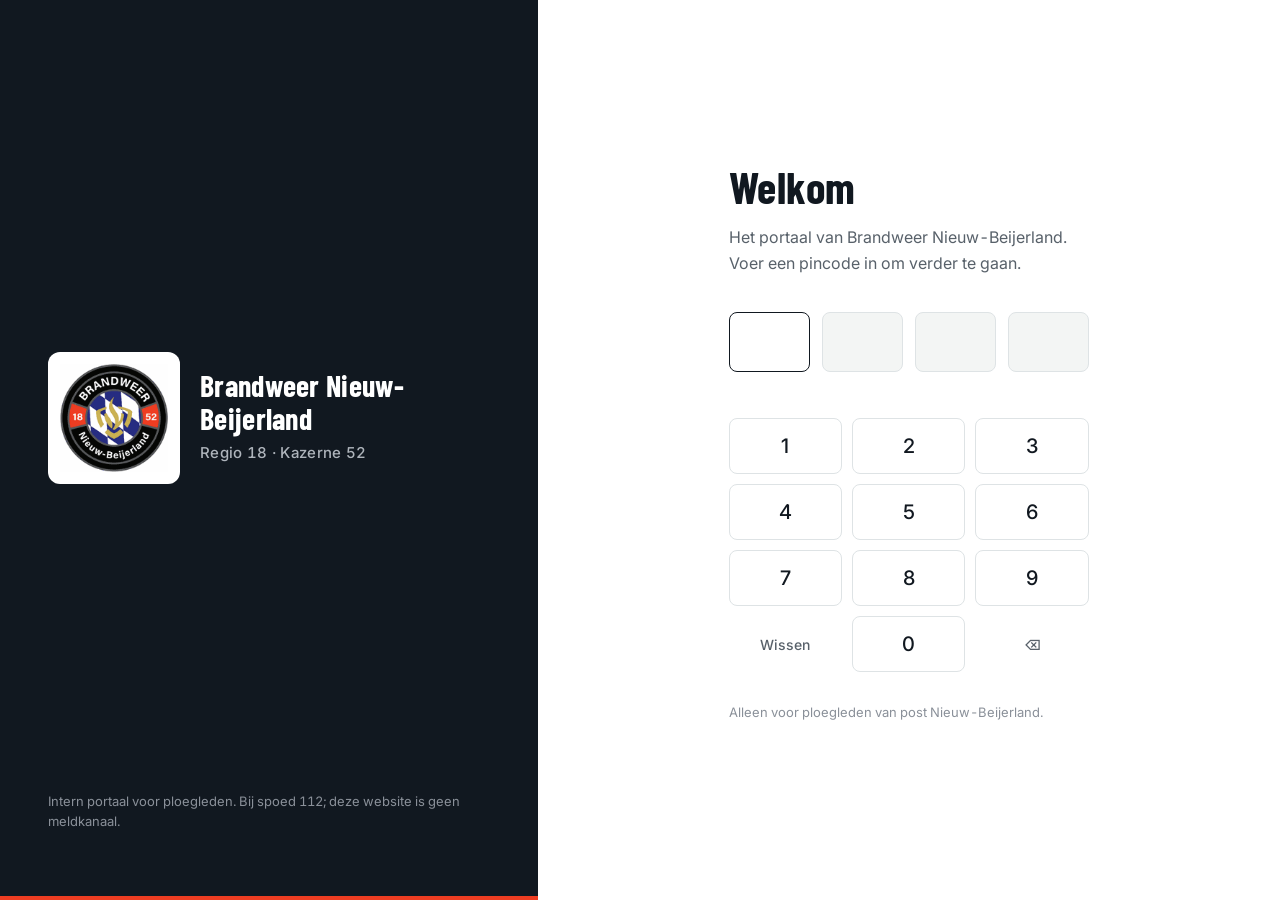
<file: NBL-PORTAAL-NIEUW.html>
<!doctype html>
<html lang="nl">
<head>
<meta charset="utf-8">
<meta name="viewport" content="width=device-width, initial-scale=1, viewport-fit=cover">
<meta name="robots" content="noindex, nofollow">
<meta name="theme-color" content="#111820">
<title>Brandweer Nieuw-Beijerland — Portaal</title>
<link rel="icon" type="image/png" href="[data-uri]">
<link rel="preconnect" href="https://fonts.googleapis.com">
<link rel="preconnect" href="https://fonts.gstatic.com" crossorigin>
<link href="https://fonts.googleapis.com/css2?family=Barlow+Condensed:wght@500;600;700;800&family=Inter:wght@400;500;600;700&display=swap" rel="stylesheet">
<style>
:root{
  --red:#EF3D22; --red-accessible:#CF311B; --ink:#111820; --black:#080B0E; --graphite:#20262C;
  --blue:#272C81; --gold:#C9B053; --surface:#F3F5F4; --slate:#58616A; --line:#DEE3E5; --white:#FFFFFF;
  /* aliassen die het portaal-script gebruikt */
  --tekst:#111820; --rood:#CF311B; --wit:#FFFFFF; --zacht:#58616A; --dim:#8A9099;
  --font-display:'Barlow Condensed','Arial Narrow',sans-serif;
  --font-body:'Inter',Arial,sans-serif;
  --max:1200px;
}
*{box-sizing:border-box}
html,body{margin:0}
body{font-family:var(--font-body);background:var(--surface);color:var(--ink);font-size:16px;line-height:1.65;-webkit-font-smoothing:antialiased;font-feature-settings:"tnum" 1}
[hidden]{display:none!important}
button{font-family:inherit}
h1,h2,h3,h4{font-family:var(--font-display);font-weight:700;letter-spacing:.01em;line-height:1.1;margin:0}
:focus-visible{outline:2px solid var(--blue);outline-offset:2px}
.wrap{max-width:var(--max);margin:0 auto;padding:0 24px}
.logo-tegel{background:var(--white);border-radius:12px;display:grid;place-items:center;flex:none}
.logo-tegel img{display:block;width:100%;height:100%;object-fit:contain}

/* ============ WELKOM ============ */
#login{min-height:100vh;min-height:100dvh;display:grid;grid-template-columns:minmax(340px,42%) 1fr;background:var(--white);transition:opacity .35s ease}
#login.weg{opacity:0}
.l-paneel{background:var(--ink);color:var(--white);display:flex;flex-direction:column;justify-content:space-between;padding:56px 48px;position:relative;overflow:hidden}
.l-paneel::after{content:"";position:absolute;left:0;right:0;bottom:0;height:4px;background:var(--red)}
.l-paneel .merk{display:flex;align-items:center;gap:20px;margin:auto 0}
.l-paneel .logo-tegel{width:132px;height:132px;padding:12px}
.l-paneel h2{font-size:30px;color:var(--white)}
.l-paneel .kazerne{margin-top:6px;color:#AEB4BB;font-size:15px;font-family:var(--font-body);font-weight:500;letter-spacing:.02em}
.l-paneel .voet-note{color:#8A9099;font-size:13px;line-height:1.5}
.l-form{display:flex;align-items:center;justify-content:center;padding:56px 24px}
.form{width:100%;max-width:360px}
.form h1{font-size:44px;margin-bottom:12px}
.form .intro{margin:0;color:var(--slate);font-size:16px}
.vakjes{display:grid;grid-template-columns:repeat(4,1fr);gap:12px;margin:36px 0 10px}
.vakjes span{height:60px;border:1.5px solid var(--line);border-radius:8px;display:grid;place-items:center;background:var(--surface);transition:border-color .15s,background .15s}
.vakjes span.actief{border-color:var(--ink);background:var(--white)}
.vakjes span.vol::after{content:"";width:12px;height:12px;border-radius:50%;background:var(--ink)}
.vakjes.fout span{border-color:var(--red-accessible)}
.melding{min-height:22px;font-size:14px;color:var(--red-accessible);margin-bottom:14px;font-weight:500}
.toetsen{display:grid;grid-template-columns:repeat(3,1fr);gap:10px}
.toetsen button{height:56px;border-radius:8px;border:1px solid var(--line);background:var(--white);font-size:20px;font-weight:500;color:var(--ink);cursor:pointer;transition:background .12s,border-color .12s}
.toetsen button:hover{background:var(--surface);border-color:#C3C9CC}
.toetsen button:active{background:#E9ECEC}
.toetsen .neutraal{font-size:14px;color:var(--slate);border-color:transparent;background:transparent}
.form .onder{margin-top:30px;font-size:13px;color:var(--dim)}

/* ============ PORTAAL ============ */
#app{opacity:0;transition:opacity .4s ease}
#app.zichtbaar{opacity:1}
header{background:var(--ink);color:var(--white);border-bottom:3px solid var(--red)}
.kop{display:flex;align-items:center;gap:16px;min-height:76px;padding:12px 0}
.kop .logo-tegel{width:52px;height:52px;padding:5px}
.kop .naam b{display:block;font-family:var(--font-display);font-weight:700;font-size:22px;letter-spacing:.01em;line-height:1.05}
.kop .naam span{font-size:13px;color:#AEB4BB}
.kop .ruimte{flex:1}
.kop .tijd{font-size:13px;color:#AEB4BB;text-align:right;line-height:1.35}
.kop .tijd b{display:block;color:var(--white);font-weight:600;font-size:15px}
.knop-licht{height:38px;padding:0 16px;border-radius:8px;border:1px solid #3A424B;background:transparent;color:var(--white);font-size:14px;font-weight:500;cursor:pointer}
.knop-licht:hover{background:var(--graphite);border-color:#4A535C}
.tabs{display:flex;gap:28px;border-top:1px solid #272E36}
.tabs button{background:none;border:0;padding:14px 0;font-size:15px;font-weight:600;color:#AEB4BB;border-bottom:3px solid transparent;cursor:pointer;margin-bottom:-1px}
.tabs button[aria-selected="true"]{color:var(--white);border-bottom-color:var(--red)}

main{padding-top:40px;padding-bottom:64px}
.banier{display:flex;gap:12px;align-items:flex-start;background:var(--white);border:1px solid var(--line);border-left:4px solid var(--gold);border-radius:8px;padding:14px 18px;font-size:14px;color:var(--slate);margin-bottom:8px}
.banier b{color:var(--ink)}
.sectie{margin-top:48px}
.sectie:first-of-type{margin-top:0}
.sk{display:flex;align-items:baseline;justify-content:space-between;gap:16px;margin-bottom:16px;padding-bottom:10px;border-bottom:1px solid var(--line)}
.sk h2{font-size:26px;text-transform:uppercase;letter-spacing:.02em}
.sk small{font-size:13px;color:var(--slate)}
.rooster{display:grid;gap:20px}
.r4{grid-template-columns:repeat(4,1fr)} .r2{grid-template-columns:3fr 2fr} .r2g{grid-template-columns:1fr 1fr}
.kaart{background:var(--white);border:1px solid var(--line);border-radius:10px;padding:22px 24px}
.kaart h3{font-family:var(--font-display);font-weight:700;font-size:19px;letter-spacing:.01em}
.kaart .uitleg{margin:4px 0 20px;font-size:13px;color:var(--slate);line-height:1.5}

/* status */
.status{display:grid;grid-template-columns:minmax(230px,1fr) 2fr;gap:36px;align-items:center}
.st-kop{display:flex;align-items:center;gap:16px}
.st-icoon{width:48px;height:48px;border-radius:50%;display:grid;place-items:center;flex:none}
.st-icoon.ok{background:var(--surface);color:var(--ink)} .st-icoon.niet{background:#FBE7E3;color:var(--red-accessible)}
.st-kop b{display:block;font-family:var(--font-display);font-weight:700;font-size:28px;line-height:1.05}
.st-kop small{color:var(--slate);font-size:13px}
.functies{display:grid;grid-template-columns:repeat(3,1fr);gap:20px}
.functie .nm{font-size:13px;color:var(--slate)}
.functie .vl{font-family:var(--font-display);font-size:26px;font-weight:700;margin:2px 0 8px}
.functie .vl span{font-size:14px;font-weight:400;color:var(--dim);font-family:var(--font-body)}
.balk{height:6px;background:var(--line);border-radius:3px;overflow:hidden}
.balk i{display:block;height:100%;background:var(--ink);border-radius:3px}
.functie.tekort .balk i{background:var(--red-accessible)} .functie.tekort .vl{color:var(--red-accessible)}
.overig{grid-column:1/-1;font-size:13px;color:var(--slate);border-top:1px solid var(--line);padding-top:16px}
.overig b{color:var(--ink)}

/* kpi */
.kpi .label{font-size:13px;color:var(--slate)}
.kpi .waarde{font-family:var(--font-display);font-weight:700;font-size:44px;line-height:1.05;margin:8px 0 4px}
.kpi .sub{font-size:12px;color:var(--slate);line-height:1.45}
.oud{color:var(--red-accessible);font-weight:600}

/* heatmap */
.hm{display:grid;grid-template-columns:34px repeat(24,minmax(0,1fr));gap:3px;font-size:11px;color:var(--dim)}
.hm .c{height:26px;border-radius:3px}
.hm .c:hover{outline:2px solid var(--ink);outline-offset:1px}
.hm .d{display:flex;align-items:center;color:var(--slate)}
.hm .u{text-align:center}
.schaal{display:flex;align-items:center;gap:10px;margin-top:16px;font-size:12px;color:var(--slate)}
.schaal .grad{width:200px;height:8px;border-radius:4px;background:linear-gradient(90deg,#EDEFF0,var(--ink))}

svg text{font-family:var(--font-body);fill:var(--dim);font-size:11px}
.legenda{display:flex;gap:18px;font-size:12px;color:var(--slate);margin:4px 0 16px}
.legenda i{display:inline-block;width:12px;height:12px;border-radius:2px;margin-right:6px;vertical-align:-1px}
.tip{position:fixed;pointer-events:none;background:var(--ink);color:var(--white);font-size:12px;font-weight:500;padding:7px 10px;border-radius:6px;z-index:50;white-space:nowrap}

table{width:100%;border-collapse:collapse;font-size:14px}
th{text-align:left;font-size:12px;font-weight:600;color:var(--slate);padding:0 10px 10px 0;border-bottom:1px solid var(--line);text-transform:uppercase;letter-spacing:.03em}
td{padding:12px 10px 12px 0;border-bottom:1px solid var(--line);vertical-align:top}
tr:last-child td{border-bottom:0}
td.r,th.r{text-align:right;padding-right:0}
.prio{display:inline-block;font-size:11px;font-weight:700;padding:3px 8px;border-radius:5px;border:1px solid var(--line);color:var(--slate)}
.prio.P1{border-color:var(--red-accessible);color:var(--red-accessible)}
.boven{color:var(--red-accessible);font-weight:600}
.dim{color:var(--dim)}
.tabelwrap{overflow-x:auto}
.typen{display:grid;gap:16px}
.type .rij{display:flex;justify-content:space-between;font-size:14px;margin-bottom:6px}
.type .rij b{font-family:var(--font-display);font-weight:700;font-size:17px}
.type .balk i{background:var(--graphite)}

footer{border-top:1px solid var(--line);background:var(--white);margin-top:8px}
footer .wrap{display:flex;justify-content:space-between;align-items:center;gap:16px;flex-wrap:wrap;min-height:64px;padding-top:16px;padding-bottom:16px;font-size:13px;color:var(--slate)}
footer .spoed{color:var(--ink);font-weight:500}

@media (max-width:1000px){.r4{grid-template-columns:repeat(2,1fr)} .r2,.r2g{grid-template-columns:1fr} .status{grid-template-columns:1fr;gap:24px}}
@media (max-width:820px){
  #login{grid-template-columns:1fr;grid-template-rows:auto 1fr}
  .l-paneel{padding:28px 24px 30px}
  .l-paneel .merk{margin:0;gap:16px}
  .l-paneel .logo-tegel{width:76px;height:76px;padding:7px}
  .l-paneel h2{font-size:21px} .l-paneel .kazerne{font-size:13px}
  .l-paneel .voet-note{display:none}
  .l-form{align-items:flex-start;padding:34px 22px}
  .form h1{font-size:36px}
}
@media (max-width:600px){
  .wrap{padding:0 16px}
  .kop{min-height:64px;gap:12px} .kop .logo-tegel{width:42px;height:42px} .kop .naam b{font-size:18px} .kop .tijd{display:none}
  .kaart{padding:18px 16px}
  .functies{grid-template-columns:1fr;gap:16px} .kpi .waarde{font-size:36px}
  .sk h2{font-size:22px}
  .hm{grid-template-columns:24px repeat(24,minmax(0,1fr));gap:1px;font-size:9px} .hm .c{height:15px;border-radius:2px}
  .hm .u:nth-child(odd){visibility:hidden}
  footer .wrap{flex-direction:column;align-items:flex-start;gap:6px}
}
@media (prefers-reduced-motion:reduce){*{transition:none!important}}
</style>
</head>
<body>

<!-- ================= WELKOM ================= -->
<section id="login" aria-label="Inloggen">
  <aside class="l-paneel">
    <div class="merk">
      <div class="logo-tegel"><img src="[data-uri]" alt="Logo Brandweer Nieuw-Beijerland"></div>
      <div><h2>Brandweer Nieuw-Beijerland</h2><div class="kazerne">Regio 18 · Kazerne 52</div></div>
    </div>
    <p class="voet-note">Intern portaal voor ploegleden. Bij spoed 112; deze website is geen meldkanaal.</p>
  </aside>
  <div class="l-form">
    <div class="form">
      <h1>Welkom</h1>
      <p class="intro">Het portaal van Brandweer Nieuw-Beijerland. Voer een pincode in om verder te gaan.</p>
      <div class="vakjes" id="vakjes" aria-hidden="true"><span class="actief"></span><span></span><span></span><span></span></div>
      <div class="melding" id="melding" role="status" aria-live="polite"></div>
      <div class="toetsen" id="toetsen">
        <button>1</button><button>2</button><button>3</button>
        <button>4</button><button>5</button><button>6</button>
        <button>7</button><button>8</button><button>9</button>
        <button class="neutraal" data-k="wis">Wissen</button><button>0</button><button class="neutraal" data-k="terug" aria-label="Laatste cijfer verwijderen">&#9003;</button>
      </div>
      <p class="onder">Alleen voor ploegleden van post Nieuw-Beijerland.</p>
    </div>
  </div>
</section>

<!-- ================= PORTAAL ================= -->
<div id="app" hidden>
  <header>
    <div class="wrap">
      <div class="kop">
        <div class="logo-tegel"><img src="[data-uri]" alt=""></div>
        <div class="naam"><b>Brandweer Nieuw-Beijerland</b><span>Regio 18 · Kazerne 52</span></div>
        <div class="ruimte"></div>
        <div class="tijd"><b id="klok"></b><span id="datum"></span></div>
        <button class="knop-licht" id="uitloggen">Uitloggen</button>
      </div>
      <nav class="tabs" role="tablist"><button role="tab" aria-selected="true">Paraatheid</button></nav>
    </div>
  </header>

  <main class="wrap" role="tabpanel">
    <div class="banier" id="banier" hidden><span id="banierTekst"><b>Voorbeelddata.</b> Deze cijfers zijn fictief en laten alleen de opbouw zien. Zodra de koppelingen er zijn, staan hier de echte gegevens.</span></div>

    <section class="sectie">
      <div class="sk"><h2>Status nu</h2><small id="bijgewerkt"></small></div>
      <div class="kaart"><div class="status" id="status"></div></div>
    </section>

    <section class="sectie">
      <div class="sk"><h2>Kerncijfers</h2><small id="jaarlabel"></small></div>
      <div class="rooster r4" id="kpis"></div>
    </section>

    <section class="sectie">
      <div class="sk"><h2>Beschikbaarheid</h2><small id="hmBron">Gemiddelde afgelopen 3 maanden</small></div>
      <div class="kaart">
        <h3>TS volledig bezet, per weekdag en uur</h3>
        <p class="uitleg">Hoe donkerder het vak, hoe vaker er genoeg mensen beschikbaar waren. Lichte vakken zijn de kwetsbare momenten.</p>
        <div class="hm" id="heatmap"></div>
        <div class="schaal"><span id="hmMin"></span><div class="grad"></div><span>100% volledig bezet</span></div>
      </div>
    </section>

    <section class="sectie">
      <div class="sk"><h2>Uitrukken en opkomst</h2></div>
      <div class="rooster r2g">
        <div class="kaart"><h3>Uitrukken per maand</h3>
          <div class="legenda" style="margin-top:6px"><span><i style="background:var(--ink)"></i><span id="lgJaar"></span></span><span><i style="background:#D6D3CD"></i><span id="lgVorig"></span></span></div>
          <svg id="grafUitruk" width="100%" height="220" role="img" aria-label="Uitrukken per maand"></svg></div>
        <div class="kaart"><h3>Gemiddelde uitruktijd</h3>
          <p class="uitleg" style="margin-bottom:14px">Van alarmering tot uitruk, in minuten.</p>
          <svg id="grafTijd" width="100%" height="220" role="img" aria-label="Gemiddelde uitruktijd per maand"></svg></div>
      </div>
      <div class="rooster r2g" style="margin-top:20px">
        <div class="kaart"><h3>Uitrukken per jaar</h3><p class="uitleg">Totaal aantal uitrukken per kalenderjaar. 2026 loopt tot en met oktober.</p>
          <svg id="grafJaar" width="100%" height="220" role="img" aria-label="Uitrukken per jaar"></svg></div>
        <div class="kaart"><h3>Meldingstypen</h3><p class="uitleg">Aantal uitrukken dit jaar, naar type.</p><div class="typen" id="typen"></div></div>
      </div>
      <div style="margin-top:20px">
        <div class="kaart"><h3>Recente uitrukken</h3><p class="uitleg">De laatste uitrukken, met uitruktijd en bezetting op de TS. Boven de streefwaarde is rood gemarkeerd.</p>
          <div class="tabelwrap"><table><thead><tr><th>Datum</th><th>Prio</th><th>Melding</th><th class="r">Uitruktijd</th><th class="r">Bezetting</th></tr></thead><tbody id="recent"></tbody></table></div></div>
      </div>
    </section>
  </main>

  <footer><div class="wrap"><span>Brandweer Nieuw-Beijerland · Regio 18 · Kazerne 52 · Intern portaal</span><span class="spoed">Bij spoed 112. Deze website is geen meldkanaal.</span></div></footer>
</div>
<div class="tip" id="tip" hidden></div>

<script>
/* Voorbeelddata — wordt overschreven door data.js als dat bestand aanwezig is */
window.NBL_DATA = {
 "bron": "Opkomstregister (Excel) + Pre-Com",
 "voorbeelddata": false,
 "bijgewerkt": "2026-10-30",
 "jaar": 2026,
 "norm": {
  "uitruktijd_min": 4.0,
  "bezetting": {
   "Bevelvoerder": 1,
   "Chauffeur": 1,
   "Manschap": 4
  }
 },
 "nu": {
  "Bevelvoerder": 0,
  "Chauffeur": 0,
  "Manschap": 0
 },
 "beschikbaarheid_30d_pct": 0,
 "heatmap": [
  [
   null,
   null,
   null,
   null,
   null,
   null,
   null,
   null,
   null,
   null,
   null,
   null,
   null,
   null,
   null,
   null,
   null,
   null,
   null,
   null,
   null,
   null,
   null,
   null
  ],
  [
   null,
   null,
   null,
   null,
   null,
   null,
   null,
   null,
   null,
   null,
   null,
   null,
   null,
   null,
   null,
   null,
   null,
   null,
   null,
   null,
   null,
   null,
   null,
   null
  ],
  [
   null,
   null,
   null,
   null,
   null,
   null,
   null,
   null,
   null,
   null,
   null,
   null,
   null,
   null,
   null,
   null,
   null,
   null,
   null,
   null,
   null,
   null,
   null,
   null
  ],
  [
   null,
   null,
   null,
   null,
   null,
   null,
   null,
   null,
   null,
   null,
   null,
   null,
   null,
   null,
   null,
   null,
   null,
   null,
   null,
   null,
   null,
   null,
   null,
   null
  ],
  [
   null,
   null,
   null,
   null,
   null,
   null,
   null,
   null,
   null,
   null,
   null,
   null,
   null,
   null,
   null,
   null,
   null,
   null,
   null,
   null,
   null,
   null,
   null,
   null
  ],
  [
   null,
   null,
   null,
   null,
   null,
   null,
   null,
   null,
   null,
   null,
   null,
   null,
   null,
   null,
   null,
   null,
   null,
   null,
   null,
   null,
   null,
   null,
   null,
   null
  ],
  [
   null,
   null,
   null,
   null,
   null,
   null,
   null,
   null,
   null,
   null,
   null,
   null,
   null,
   null,
   null,
   null,
   null,
   null,
   null,
   null,
   null,
   null,
   null,
   null
  ]
 ],
 "uitrukken_per_maand": {
  "dit_jaar": [
   9,
   4,
   9,
   3,
   8,
   4,
   4,
   5,
   6,
   5,
   null,
   null
  ],
  "vorig_jaar": [
   2,
   2,
   3,
   1,
   1,
   5,
   2,
   9,
   1,
   1,
   1,
   2
  ]
 },
 "uitruktijd_per_maand": [
  4.21,
  4.34,
  4.34,
  4.75,
  5.36,
  4.73,
  4.31,
  4.78,
  4.02,
  4.33,
  null,
  null
 ],
 "uitrukken_per_jaar": [
  [
   2024,
   31
  ],
  [
   2025,
   30
  ],
  [
   2026,
   57
  ]
 ],
 "meldingstypen": [
  [
   "Brand buiten",
   15
  ],
  [
   "Stank / hinder / lucht",
   8
  ],
  [
   "Automatische melding / controle",
   7
  ],
  [
   "Gebouw- / woningbrand",
   7
  ],
  [
   "Ongeval / hulpverlening",
   6
  ],
  [
   "Reanimatie / AED",
   5
  ],
  [
   "Wateroverlast",
   3
  ],
  [
   "Overig",
   2
  ],
  [
   "Dier in nood",
   2
  ],
  [
   "Assistentie / ambulance",
   2
  ]
 ],
 "recente_uitrukken": [
  [
   "2026-10-28",
   "12:58",
   "P1",
   "Automatische melding / controle",
   "4:29",
   6
  ],
  [
   "2026-10-27",
   "10:31",
   "P1",
   "Automatische melding / controle",
   "5:20",
   7
  ],
  [
   "2026-10-26",
   "20:44",
   "P1",
   "Stank / hinder / lucht",
   "4:04",
   7
  ],
  [
   "2026-10-20",
   "15:51",
   "P1",
   "Gebouw- / woningbrand",
   "5:07",
   5
  ],
  [
   "2026-10-01",
   "14:56",
   "P1",
   "Automatische melding / controle",
   "2:38",
   6
  ],
  [
   "2026-09-28",
   "06:24",
   "P1",
   "Assistentie / ambulance",
   "4:41",
   7
  ]
 ]
};
</script>
<script src="data.js"></script>
<script src="bezetting.js"></script>
<script>
/* Toegang: alleen een hash van de pincode staat hier.
   Pincode wijzigen? Bereken sha256("nbl1852:" + nieuwe code) en vervang PIN_HASH. */
const PIN_HASH="5ec3801ea648ecd66a3b77acb10153c3860b3591d614b39f0f32553115fdec3f", SESSIE="nbl-toegang";
function sha256(ascii){function rr(v,a){return(v>>>a)|(v<<(32-a))}var mp=Math.pow,mw=mp(2,32),i,j,result='',words=[],bl=ascii.length*8,hash=[],k=[],pc=0,ic={};
for(var c=2;pc<64;c++){if(!ic[c]){for(i=0;i<313;i+=c)ic[i]=c;hash[pc]=(mp(c,.5)*mw)|0;k[pc++]=(mp(c,1/3)*mw)|0}}
ascii+='\x80';while(ascii.length%64-56)ascii+='\x00';for(i=0;i<ascii.length;i++){j=ascii.charCodeAt(i);words[i>>2]|=j<<((3-i)%4)*8}
words[words.length]=((bl/mw)|0);words[words.length]=bl;
for(j=0;j<words.length;){var w=words.slice(j,j+=16),old=hash;hash=hash.slice(0,8);
for(i=0;i<64;i++){var w15=w[i-15],w2=w[i-2],a=hash[0],e=hash[4];
var t1=hash[7]+(rr(e,6)^rr(e,11)^rr(e,25))+((e&hash[5])^((~e)&hash[6]))+k[i]+(w[i]=(i<16)?w[i]:(w[i-16]+(rr(w15,7)^rr(w15,18)^(w15>>>3))+w[i-7]+(rr(w2,17)^rr(w2,19)^(w2>>>10)))|0);
var t2=(rr(a,2)^rr(a,13)^rr(a,22))+((a&hash[1])^(a&hash[2])^(hash[1]&hash[2]));hash=[(t1+t2)|0].concat(hash);hash[4]=(hash[4]+t1)|0}
for(i=0;i<8;i++)hash[i]=(hash[i]+old[i])|0}
for(i=0;i<8;i++)for(j=3;j+1;j--){var b=(hash[i]>>(j*8))&255;result+=((b<16)?0:'')+b.toString(16)}return result}

const $=s=>document.querySelector(s);
let invoer="";
function zet(){ document.querySelectorAll("#vakjes span").forEach((el,i)=>{el.classList.toggle("vol",i<invoer.length);el.classList.toggle("actief",i===invoer.length)}); }
function druk(t){ if(invoer.length===4) return;
  if(t==="wis") invoer=""; else if(t==="terug") invoer=invoer.slice(0,-1); else if(/^\d$/.test(t)) invoer+=t;
  $("#melding").textContent=""; $("#vakjes").classList.remove("fout"); zet();
  if(invoer.length===4) setTimeout(controleer,150); }
function controleer(){
  if(sha256("nbl1852:"+invoer)===PIN_HASH){ try{sessionStorage.setItem(SESSIE,"1")}catch(e){} openApp(true); }
  else { $("#vakjes").classList.add("fout"); $("#melding").textContent="Deze pincode klopt niet. Probeer het opnieuw."; invoer=""; zet(); }
}
$("#toetsen").addEventListener("click",e=>{const b=e.target.closest("button"); if(b) druk(b.dataset.k||b.textContent.trim())});
document.addEventListener("keydown",e=>{ if($("#login").hidden) return;
  if(/^\d$/.test(e.key)) druk(e.key); else if(e.key==="Backspace") druk("terug"); else if(e.key==="Escape") druk("wis"); });
$("#uitloggen").addEventListener("click",()=>{ try{sessionStorage.removeItem(SESSIE)}catch(e){}
  invoer=""; zet(); $("#app").classList.remove("zichtbaar"); $("#app").hidden=true; const l=$("#login"); l.hidden=false; l.classList.remove("weg"); scrollTo(0,0); });
function openApp(anim){
  const l=$("#login"), a=$("#app");
  const toon=()=>{ l.hidden=true; a.hidden=false; teken(); requestAnimationFrame(()=>a.classList.add("zichtbaar")); scrollTo(0,0); };
  if(anim){ l.classList.add("weg"); setTimeout(toon,320); } else toon();
}

/* ---------- Portaal ---------- */
const D=window.NBL_DATA, MND=["jan","feb","mrt","apr","mei","jun","jul","aug","sep","okt","nov","dec"], DAG=["ma","di","wo","do","vr","za","zo"];
const fmtMin=m=>{const s=Math.round(m*60);return Math.floor(s/60)+":"+String(s%60).padStart(2,"0")};
const tip=$("#tip");
function toonTip(e,t){tip.textContent=t;tip.hidden=false;tip.style.left=Math.max(8,Math.min(e.clientX+12,innerWidth-tip.offsetWidth-8))+"px";tip.style.top=(e.clientY-38)+"px"}
const verberg=()=>tip.hidden=true;
const NS="http://www.w3.org/2000/svg";
function el(t,a,p){const n=document.createElementNS(NS,t);for(const k in a)n.setAttribute(k,a[k]);if(p)p.appendChild(n);return n}
function klok(){const n=new Date();$("#klok").textContent=n.toLocaleTimeString("nl-NL",{hour:"2-digit",minute:"2-digit"});
  $("#datum").textContent=n.toLocaleDateString("nl-NL",{weekday:"long",day:"numeric",month:"long"})}
const ICOON_OK='<svg width="24" height="24" viewBox="0 0 24 24" fill="none" stroke="currentColor" stroke-width="2.4" stroke-linecap="round" stroke-linejoin="round"><path d="M5 12.5l4.5 4.5L19 7.5"/></svg>';
const ICOON_NIET='<svg width="24" height="24" viewBox="0 0 24 24" fill="none" stroke="currentColor" stroke-width="2.4" stroke-linecap="round"><path d="M12 7v6M12 17h.01"/></svg>';

let klaar=false;
function teken(){
  if(klaar) return; klaar=true; klok(); setInterval(klok,15000);
  $("#banier").hidden=false;
  const uitrukBij=D.bijgewerkt?new Date(D.bijgewerkt).toLocaleDateString("nl-NL",{day:"numeric",month:"long",year:"numeric"}):"";
  $("#banierTekst").innerHTML="<b>Bronnen.</b> Paraatheid live uit Pre-Com; uitrukcijfers uit het opkomstregister"+(uitrukBij?" (bijgewerkt "+uitrukBij+")":"")+". Geen persoonsgegevens.";
  if(D.bijgewerkt) $("#bijgewerkt").textContent="Bijgewerkt "+new Date(D.bijgewerkt).toLocaleString("nl-NL",{day:"numeric",month:"long",hour:"2-digit",minute:"2-digit"});
  $("#jaarlabel").textContent=D.jaar+" tot en met vandaag";

  const B=window.NBL_BEZETTING&&window.NBL_BEZETTING.functies?window.NBL_BEZETTING:null;
  if(B){
    const tb=new Date(B.bijgewerkt), oud=(Date.now()-tb)>60*60*1000;
    $("#bijgewerkt").innerHTML=(oud?'<span class="oud">Niet actueel · </span>':'')+"Pre-Com · bijgewerkt "+tb.toLocaleString("nl-NL",{day:"numeric",month:"short",hour:"2-digit",minute:"2-digit"});
    $("#hmBron").textContent="Afgelopen "+B.periode_dagen+" dagen · bron Pre-Com"; }
  const fl=B?B.functies.filter(x=>x.nodig>0).map(x=>({nm:x.label,n:x.beschikbaar,nodig:x.nodig}))
            :Object.keys(D.norm.bezetting).map(k=>({nm:k,n:D.nu[k]||0,nodig:D.norm.bezetting[k]}));
  let vol=true, f="";
  for(const x of fl){ const ok=x.n>=x.nodig; if(!ok) vol=false;
    f+=`<div class="functie ${ok?"":"tekort"}"><div class="nm">${x.nm}</div><div class="vl">${x.n} <span>/ ${x.nodig} nodig</span></div><div class="balk"><i style="width:${Math.min(100,x.n/x.nodig*100)}%"></i></div></div>`; }
  const overig=B?B.functies.filter(x=>x.nodig===0).map(x=>`${x.label} <b>${x.beschikbaar}</b>`).join(" · "):"";
  $("#status").innerHTML=`<div class="st-kop"><div class="st-icoon ${vol?"ok":"niet"}">${vol?ICOON_OK:ICOON_NIET}</div><div><b>${vol?"TS volledig bezet":"TS niet volledig bezet"}</b><small>Beschikbaarheid volgens Pre-Com</small></div></div><div class="functies">${f}</div>${overig?`<div class="overig">Ook beschikbaar: ${overig}</div>`:""}`;

  const dj=D.uitrukken_per_maand.dit_jaar, vj=D.uitrukken_per_maand.vorig_jaar, n=dj.filter(v=>v!=null).length;
  const tot=dj.reduce((a,v)=>a+(v||0),0), vtot=vj.slice(0,n).reduce((a,v)=>a+v,0);
  const tijden=D.uitruktijd_per_maand.filter(v=>v!=null), gem=tijden.reduce((a,v)=>a+v,0)/tijden.length;
  const kpis=[["Uitrukken "+D.jaar,tot,`${tot>=vtot?"+":"−"}${Math.abs(tot-vtot)} t.o.v. zelfde periode ${D.jaar-1}`],
    ["Gemiddelde uitruktijd",fmtMin(gem),`Streefwaarde ${fmtMin(D.norm.uitruktijd_min)}`],
    ["TS bezet",(B?B.ts_bezet_pct:D.beschikbaarheid_30d_pct)+"%",B?`Van de tijd, afgelopen ${B.periode_dagen} dagen`:"Van de tijd, afgelopen 30 dagen"],
    ["Maanden binnen norm",tijden.filter(v=>v<=D.norm.uitruktijd_min).length+" van "+tijden.length,"Gemiddelde uitruktijd ≤ streefwaarde"]];
  $("#kpis").innerHTML=kpis.map(k=>`<div class="kaart kpi"><div class="label">${k[0]}</div><div class="waarde">${k[1]}</div><div class="sub">${k[2]}</div></div>`).join("");

  const HM=B&&B.heatmap?B.heatmap:D.heatmap, alle=HM.flat().filter(v=>v!=null), lo=Math.min(99,...alle);
  $("#hmMin").textContent=lo+"%";
  const kleur=v=>{const t=(v-lo)/(100-lo||1); const a=[237,239,240], b=[17,24,32]; return `rgb(${a.map((x,i)=>Math.round(x+(b[i]-x)*t)).join(",")})`};
  let h='<div></div>'; for(let u=0;u<24;u++) h+=`<div class="u">${u}</div>`;
  HM.forEach((rij,d)=>{ h+=`<div class="d">${DAG[d]}</div>`;
    rij.forEach((v,u)=>h+=v==null?`<div class="c" style="background:#EDEFF0"></div>`:`<div class="c" style="background:${kleur(v)}" data-t="${DAG[d]} ${String(u).padStart(2,"0")}:00–${String(u+1).padStart(2,"0")}:00 · ${v}% volledig bezet"></div>`); });
  const hm=$("#heatmap"); hm.innerHTML=h;
  hm.addEventListener("mousemove",e=>{const c=e.target.closest(".c"); c?toonTip(e,c.dataset.t):verberg()}); hm.addEventListener("mouseleave",verberg);

  $("#lgJaar").textContent=D.jaar; $("#lgVorig").textContent=D.jaar-1;
  grafieken(); grafJaar(); let t; addEventListener("resize",()=>{clearTimeout(t);t=setTimeout(grafieken,120)});

  $("#recent").innerHTML=D.recente_uitrukken.map(([dt,tijd,prio,mld,ut,bez])=>{const [m,s]=ut.split(":").map(Number);
    return `<tr><td>${new Date(dt).toLocaleDateString("nl-NL",{day:"numeric",month:"short"}).replace(" ","&nbsp;")}<br><span class="dim">${tijd}</span></td><td><span class="prio ${prio}">${prio}</span></td><td>${mld}</td><td class="r ${(m+s/60)>D.norm.uitruktijd_min?"boven":""}">${ut}</td><td class="r">${bez}</td></tr>`}).join("");

  const ty=[...D.meldingstypen].sort((a,b)=>b[1]-a[1]), mx=ty[0][1];
  $("#typen").innerHTML=ty.map(([t,v])=>`<div class="type"><div class="rij"><span>${t}</span><b>${v}</b></div><div class="balk"><i style="width:${v/mx*100}%"></i></div></div>`).join("");
}

function grafJaar(){
  const svg=$("#grafJaar"); if(!svg||!D.uitrukken_per_jaar) return; svg.innerHTML="";
  const W=svg.clientWidth||400,H=220,m={t:16,r:8,b:28,l:28};
  const J=D.uitrukken_per_jaar, max=Math.max(4,Math.ceil(Math.max(...J.map(x=>x[1]))/10)*10);
  for(let v=0;v<=max;v+=max/4){const y=m.t+(H-m.t-m.b)*(1-v/max);
    el("line",{x1:m.l,x2:W-m.r,y1:y,y2:y,stroke:v===0?"#D6D3CD":"#EEF0F0"},svg);
    el("text",{x:m.l-8,y:y+4,"text-anchor":"end"},svg).textContent=Math.round(v);}
  const bw=(W-m.l-m.r)/J.length, y=v=>m.t+(H-m.t-m.b)*(1-v/max);
  J.forEach(([jr,n],i)=>{const w=Math.min(70,bw*0.5), x=m.l+bw*i+(bw-w)/2, huidig=i===J.length-1;
    const r=el("rect",{x,y:y(n),width:w,height:y(0)-y(n),rx:3,fill:huidig?"var(--red-accessible)":"var(--ink)"},svg);
    el("text",{x:x+w/2,y:y(n)-8,"text-anchor":"middle",style:"fill:var(--ink);font-weight:700;font-family:var(--font-display);font-size:16px"},svg).textContent=n;
    el("text",{x:x+w/2,y:H-8,"text-anchor":"middle",style:huidig?"fill:var(--red-accessible);font-weight:600":""},svg).textContent=jr+(huidig?" · t/m okt":"");
    r.addEventListener("mousemove",e=>toonTip(e,jr+": "+n+" uitrukken"+(huidig?" (t/m oktober)":""))); r.addEventListener("mouseleave",verberg);});
}
function assen(svg,W,H,m,max,stap,fmt){
  for(let v=0;v<=max;v+=stap){const y=m.t+(H-m.t-m.b)*(1-v/max);
    el("line",{x1:m.l,x2:W-m.r,y1:y,y2:y,stroke:v===0?"#D6D3CD":"#EEF0F0"},svg); el("text",{x:m.l-8,y:y+4,"text-anchor":"end"},svg).textContent=fmt?fmt(v):v;}
  const bw=(W-m.l-m.r)/12; MND.forEach((mn,i)=>el("text",{x:m.l+bw*i+bw/2,y:H-4,"text-anchor":"middle"},svg).textContent=mn); return bw;
}
function grafieken(){
  let svg=$("#grafUitruk"); svg.innerHTML=""; let W=svg.clientWidth||500, H=220, m={t:8,r:4,b:22,l:26};
  const dj=D.uitrukken_per_maand.dit_jaar, vj=D.uitrukken_per_maand.vorig_jaar;
  let max=Math.ceil(Math.max(...vj,...dj.filter(v=>v!=null))/4)*4;
  let bw=assen(svg,W,H,m,max,4), y=v=>m.t+(H-m.t-m.b)*(1-v/max), b=Math.min(14,bw*.3);
  dj.forEach((v,i)=>{ const cx=m.l+bw*i+bw/2;
    el("rect",{x:cx+1,y:y(vj[i]),width:b,height:y(0)-y(vj[i]),rx:2,fill:"#D6D3CD"},svg);
    if(v!=null) el("rect",{x:cx-b-1,y:y(v),width:b,height:y(0)-y(v),rx:2,fill:"var(--ink)"},svg);
    const hit=el("rect",{x:m.l+bw*i,y:m.t,width:bw,height:H-m.t-m.b,fill:"transparent"},svg);
    hit.addEventListener("mousemove",e=>toonTip(e,`${MND[i]}: ${v??"–"} (${D.jaar}) · ${vj[i]} (${D.jaar-1})`)); hit.addEventListener("mouseleave",verberg); });

  svg=$("#grafTijd"); svg.innerHTML=""; W=svg.clientWidth||500; m={t:8,r:4,b:22,l:34};
  const vals=D.uitruktijd_per_maand, nm=D.norm.uitruktijd_min; max=Math.ceil(Math.max(nm,...vals.filter(v=>v!=null))+1);
  bw=assen(svg,W,H,m,max,1,v=>v+":00"); y=v=>m.t+(H-m.t-m.b)*(1-v/max);
  el("line",{x1:m.l,x2:W-m.r,y1:y(nm),y2:y(nm),stroke:"var(--red-accessible)","stroke-width":1,"stroke-dasharray":"4 4"},svg);
  el("text",{x:W-m.r,y:y(nm)-6,"text-anchor":"end",style:"fill:var(--red-accessible)"},svg).textContent="Streefwaarde "+fmtMin(nm);
  const pts=vals.map((v,i)=>v==null?null:[m.l+bw*i+bw/2,y(v),v,i]).filter(Boolean);
  el("polyline",{points:pts.map(p=>p[0]+","+p[1]).join(" "),fill:"none",stroke:"var(--ink)","stroke-width":2,"stroke-linejoin":"round"},svg);
  pts.forEach(([x,yy,v,i])=>{const bo=v>nm;
    const c=el("circle",{cx:x,cy:yy,r:bo?4.5:3.5,fill:bo?"var(--red-accessible)":"var(--white)",stroke:bo?"var(--red-accessible)":"var(--ink)","stroke-width":2},svg);
    const hit=el("circle",{cx:x,cy:yy,r:12,fill:"transparent"},svg);
    hit.addEventListener("mousemove",e=>toonTip(e,`${MND[i]}: ${fmtMin(v)} min${bo?" · boven streefwaarde":""}`)); hit.addEventListener("mouseleave",verberg); });
}

let ingelogd=false; try{ingelogd=sessionStorage.getItem(SESSIE)==="1"}catch(e){}
if(ingelogd) openApp(false);
</script>
</body>
</html>
</file>
